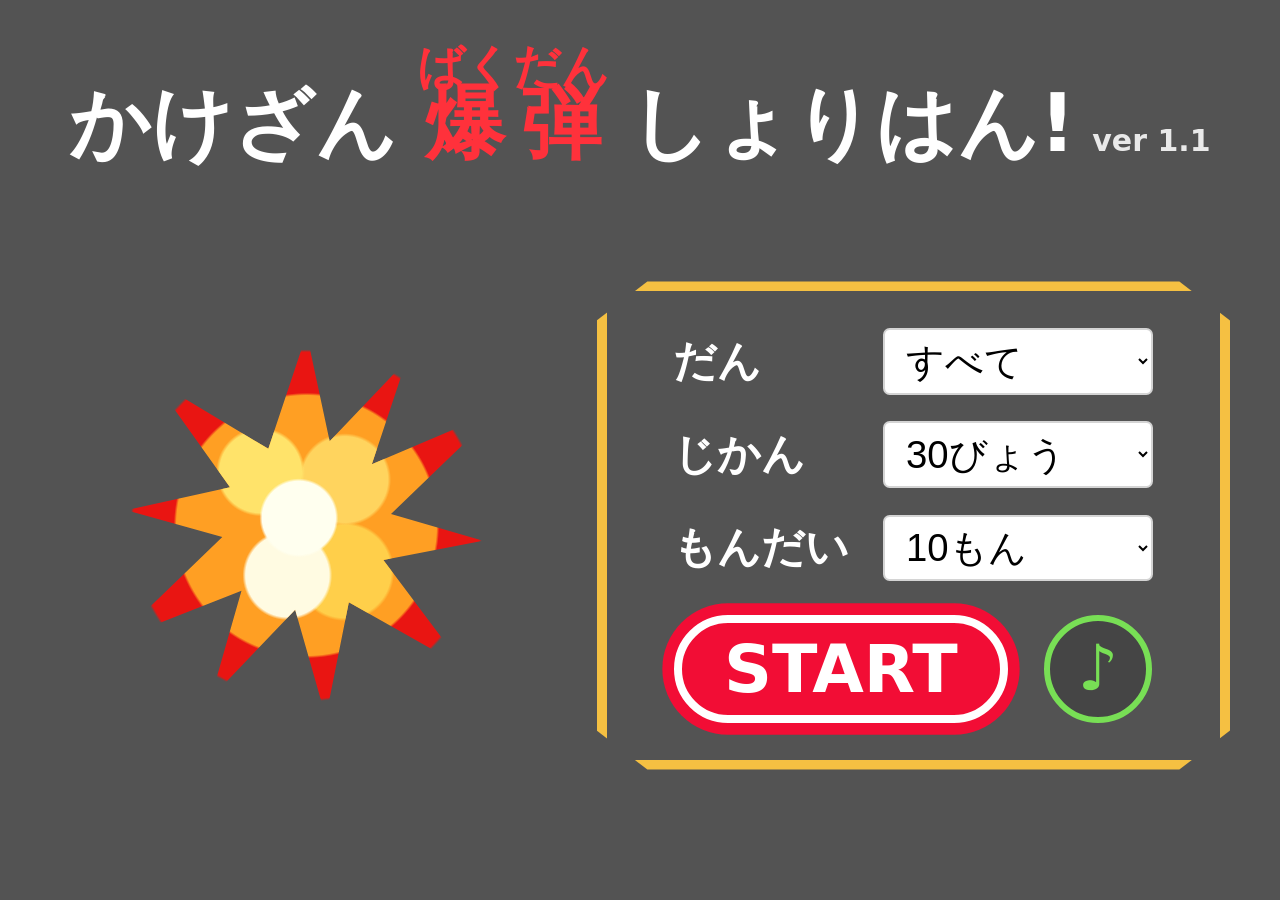
<file: index.html>
<!doctype html>
<html lang="ja">
  <head>
    <meta charset="utf-8">
    <meta name="viewport" content="width=device-width, initial-scale=1">
    <title>かけざん爆弾しょりはん</title>
    <link rel="stylesheet" href="./style.css">
  </head>
  <body>
    <main class="config-app" aria-label="ゲーム設定">
      <header class="config-title"> 
        <h1>かけざん <ruby>爆弾<rt class="title-small">ばくだん</rt></ruby> しょりはん!<small class="version">ver 1.1</small></h1>
      </header>

      <div class="config-content">
        <div class="config-explosion" aria-hidden="true"></div>

        <form id="configForm" class="config-panel">
          <label class="config-row">
            <span>だん</span>
            <select name="dan" aria-label="出題する段">
              <option value="all">すべて</option>
              <option value="1">1のだん</option>
              <option value="2">2のだん</option>
              <option value="3">3のだん</option>
              <option value="4">4のだん</option>
              <option value="5">5のだん</option>
              <option value="6">6のだん</option>
              <option value="7">7のだん</option>
              <option value="8">8のだん</option>
              <option value="9">9のだん</option>
            </select>
          </label>

          <label class="config-row">
            <span>じかん</span>
            <select name="seconds" aria-label="制限時間">
              <option value="30">30びょう</option>
              <option value="60">60びょう</option>
              <option value="90">90びょう</option>
              <option value="120">120びょう</option>
            </select>
          </label>

          <label class="config-row">
            <span>もんだい</span>
            <select name="target" aria-label="出題数">
              <option value="10">10もん</option>
              <option value="20">20もん</option>
              <option value="30">30もん</option>
            </select>
          </label>

          <div class="start-row">
            <button class="start-button" type="submit">START</button>
            <button id="soundButton" class="sound-button" type="button" aria-label="おと" aria-pressed="true">♪</button>
            <input id="soundInput" type="hidden" name="sound" value="on">
          </div>
        </form>
      </div>
    </main>

    <script>
      const SOUND_STORAGE_KEY = "kakezan-app-sound-v1";
      const soundButton = document.querySelector("#soundButton");
      const soundInput = document.querySelector("#soundInput");

      function setSound(isOn) {
        soundButton.setAttribute("aria-pressed", String(isOn));
        soundInput.value = isOn ? "on" : "off";
        try {
          window.localStorage.setItem(SOUND_STORAGE_KEY, soundInput.value);
        } catch {
          // 保存できない環境でも、この画面での切り替えは使える。
        }
      }

      let savedSound = "on";
      try {
        savedSound = window.localStorage.getItem(SOUND_STORAGE_KEY) || "on";
      } catch {}
      setSound(savedSound !== "off");

      soundButton.addEventListener("click", () => {
        setSound(soundInput.value !== "on");
      });

      document.querySelector("#configForm").addEventListener("submit", (event) => {
        event.preventDefault();
        const formData = new FormData(event.currentTarget);
        const params = new URLSearchParams(formData);
        window.location.href = `./top.html?${params.toString()}`;
      });
    </script>
  </body>
</html>
</file>
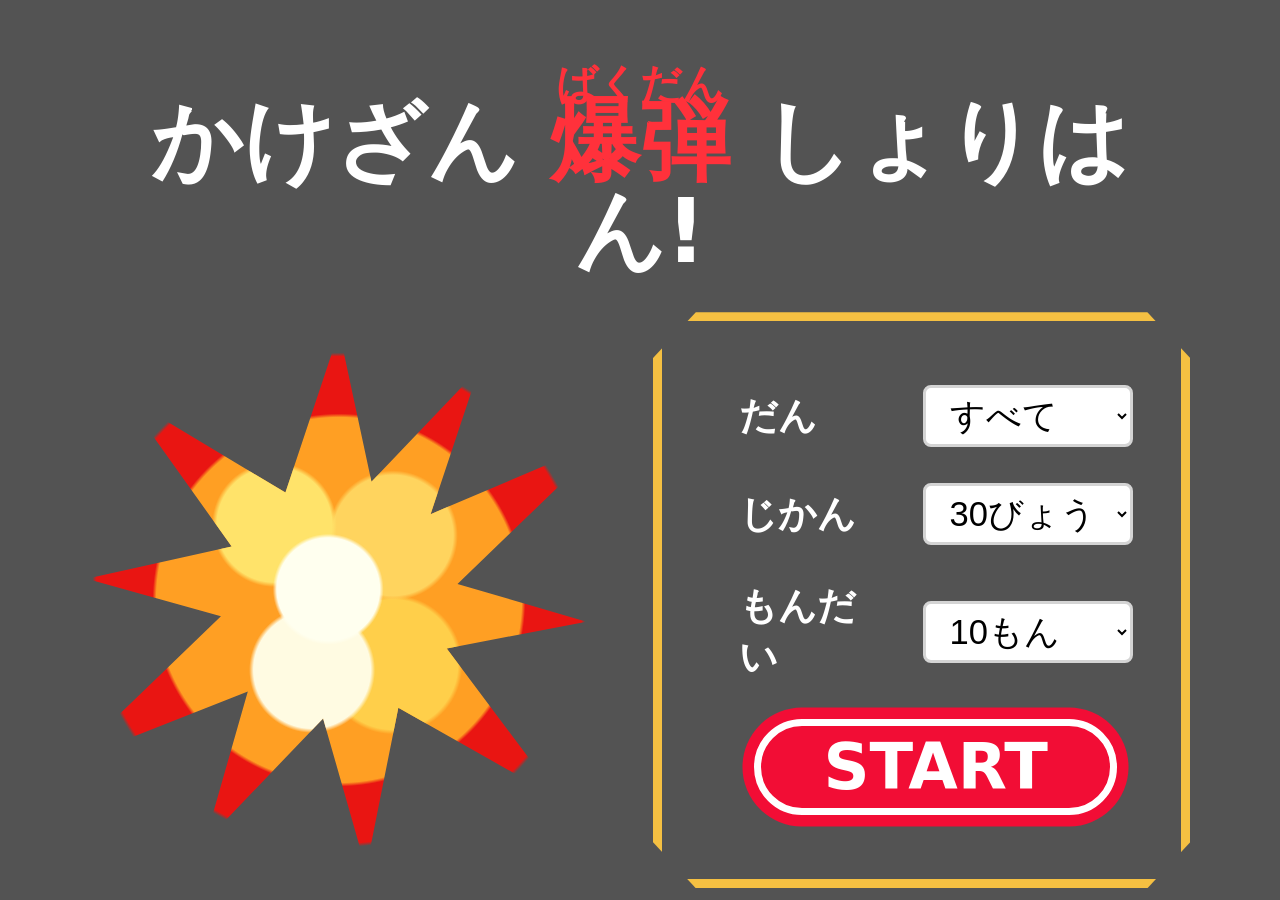
<file: sample_by_codex/index.html>
<!doctype html>
<html lang="ja">
  <head>
    <meta charset="utf-8">
    <meta name="viewport" content="width=device-width, initial-scale=1">
    <title>かけざん爆弾しょうりはん</title>
    <link rel="stylesheet" href="./style.css">
  </head>
  <body>
    <main class="config-app" aria-label="ゲーム設定">
      <header class="config-title"> 
        <div class="title-small">ばくだん</div>
        <h1>かけざん <span>爆弾</span> しょりはん!</h1>
      </header>

      <div class="config-content">
        <div class="config-explosion" aria-hidden="true"></div>

        <form id="configForm" class="config-panel">
          <label class="config-row">
            <span>だん</span>
            <select name="dan" aria-label="出題する段">
              <option value="all">すべて</option>
              <option value="1">1のだん</option>
              <option value="2">2のだん</option>
              <option value="3">3のだん</option>
              <option value="4">4のだん</option>
              <option value="5">5のだん</option>
              <option value="6">6のだん</option>
              <option value="7">7のだん</option>
              <option value="8">8のだん</option>
              <option value="9">9のだん</option>
            </select>
          </label>

          <label class="config-row">
            <span>じかん</span>
            <select name="seconds" aria-label="制限時間">
              <option value="30">30びょう</option>
              <option value="60">60びょう</option>
              <option value="90">90びょう</option>
              <option value="120">120びょう</option>
            </select>
          </label>

          <label class="config-row">
            <span>もんだい</span>
            <select name="target" aria-label="出題数">
              <option value="10">10もん</option>
              <option value="20">20もん</option>
              <option value="30">30もん</option>
            </select>
          </label>

          <button class="start-button" type="submit">START</button>
        </form>
      </div>
    </main>

    <script>
      document.querySelector("#configForm").addEventListener("submit", (event) => {
        event.preventDefault();
        const formData = new FormData(event.currentTarget);
        const params = new URLSearchParams(formData);
        window.location.href = `./game.html?${params.toString()}`;
      });
    </script>
  </body>
</html>
</file>
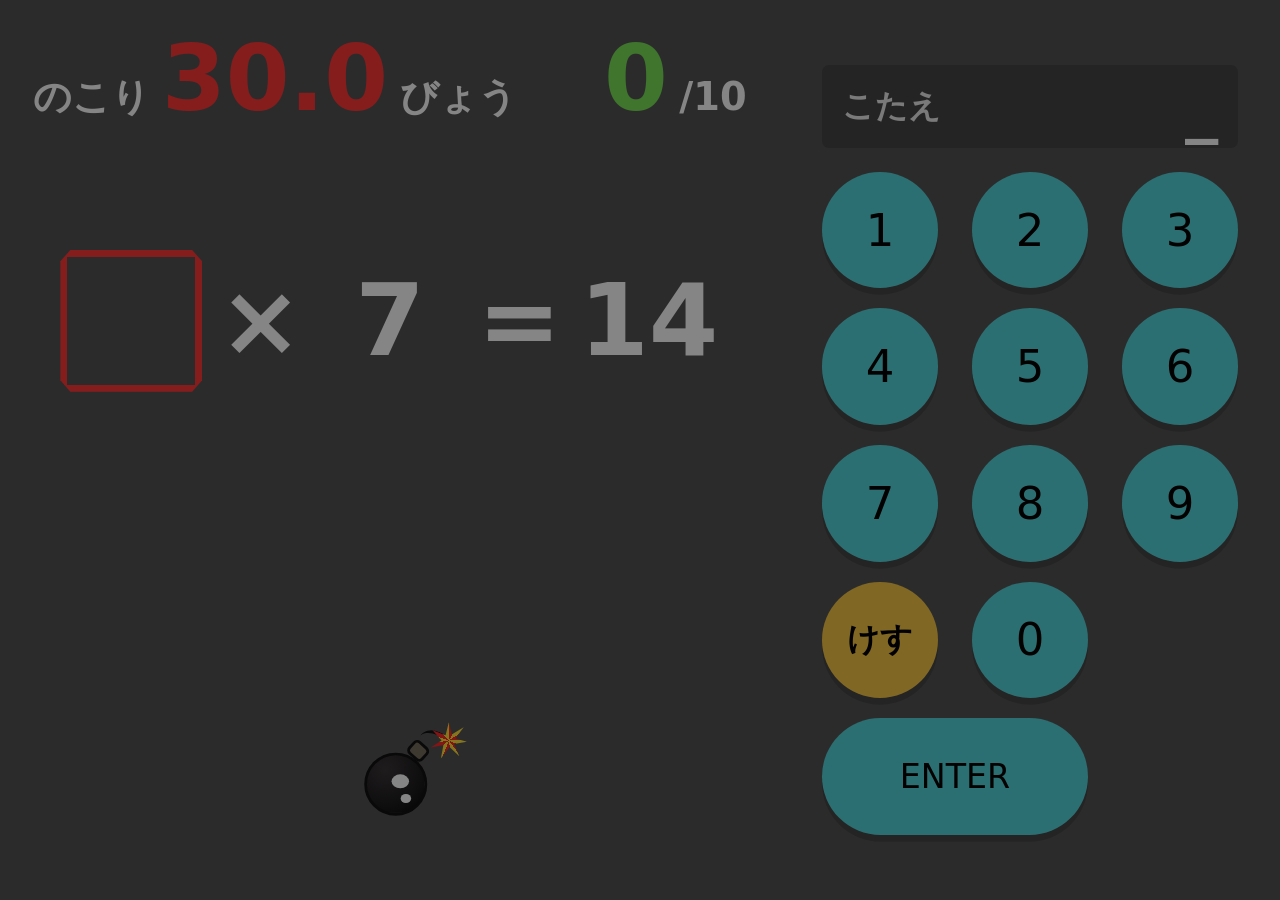
<file: kakezan.html>
<!doctype html>
<html lang="ja">
  <head>
    <meta charset="utf-8">
    <meta name="viewport" content="width=device-width, initial-scale=1">
    <title>かけざんゲーム</title>
    <link rel="stylesheet" href="./style.css">
  </head>
  <body>
    <main class="app" aria-label="かけざんチャレンジ">
      <section class="play-area">
        <header class="status-bar" aria-label="ゲームの状態">
          <div class="timer">
            <span class="label">のこり</span>
            <span id="timeLeft" class="timer-value">30.0</span>
            <span class="label">びょう</span>
          </div>
          <div class="score" aria-live="polite">
            <span id="correctCount" class="score-value">0</span>
            <span id="scoreTotal" class="score-total">/10</span>
          </div>
        </header>

        <div class="question-wrap" aria-live="polite">
          <div id="question" class="question"></div>
          <div id="feedback" class="feedback" role="status"></div>
        </div>

        <div id="bomb" class="bomb" aria-hidden="true">
          <div class="bomb-body">
            <div class="bomb-shine"></div>
            <div class="bomb-shine small"></div>
          </div>
          <div class="bomb-neck"></div>
          <div class="fuse"></div>
          <div class="spark"></div>
        </div>
      </section>

      <aside class="keypad-area" aria-label="数字入力">
        <div class="answer-panel">
          <div class="answer-label">こたえ</div>
          <div id="answerDisplay" class="answer-display" aria-live="polite">_</div>
        </div>

        <div class="keypad">
          <button class="key" type="button" data-number="1">1</button>
          <button class="key" type="button" data-number="2">2</button>
          <button class="key" type="button" data-number="3">3</button>
          <button class="key" type="button" data-number="4">4</button>
          <button class="key" type="button" data-number="5">5</button>
          <button class="key" type="button" data-number="6">6</button>
          <button class="key" type="button" data-number="7">7</button>
          <button class="key" type="button" data-number="8">8</button>
          <button class="key" type="button" data-number="9">9</button>
          <button class="key key-secondary" type="button" id="clearButton">けす</button>
          <button class="key" type="button" data-number="0">0</button>
          <button class="key key-enter" type="button" id="enterButton">ENTER</button>
        </div>
      </aside>

      <div id="resultOverlay" class="result-overlay" hidden>
        <div class="result-box">
          <p id="resultTitle" class="result-title"></p>
          <p id="resultMessage" class="result-message"></p>
          <div class="result-actions">
            <button id="retryButton" class="retry-button" type="button">もういちど</button>
            <button id="menuButton" class="menu-button" type="button">せってい</button>
          </div>
        </div>
      </div>

      <div id="countdownOverlay" class="countdown-overlay">
        <div id="countdownNumber" class="countdown-number">3</div>
      </div>
    </main>

    <script src="./script.js"></script>
  </body>
</html>
</file>
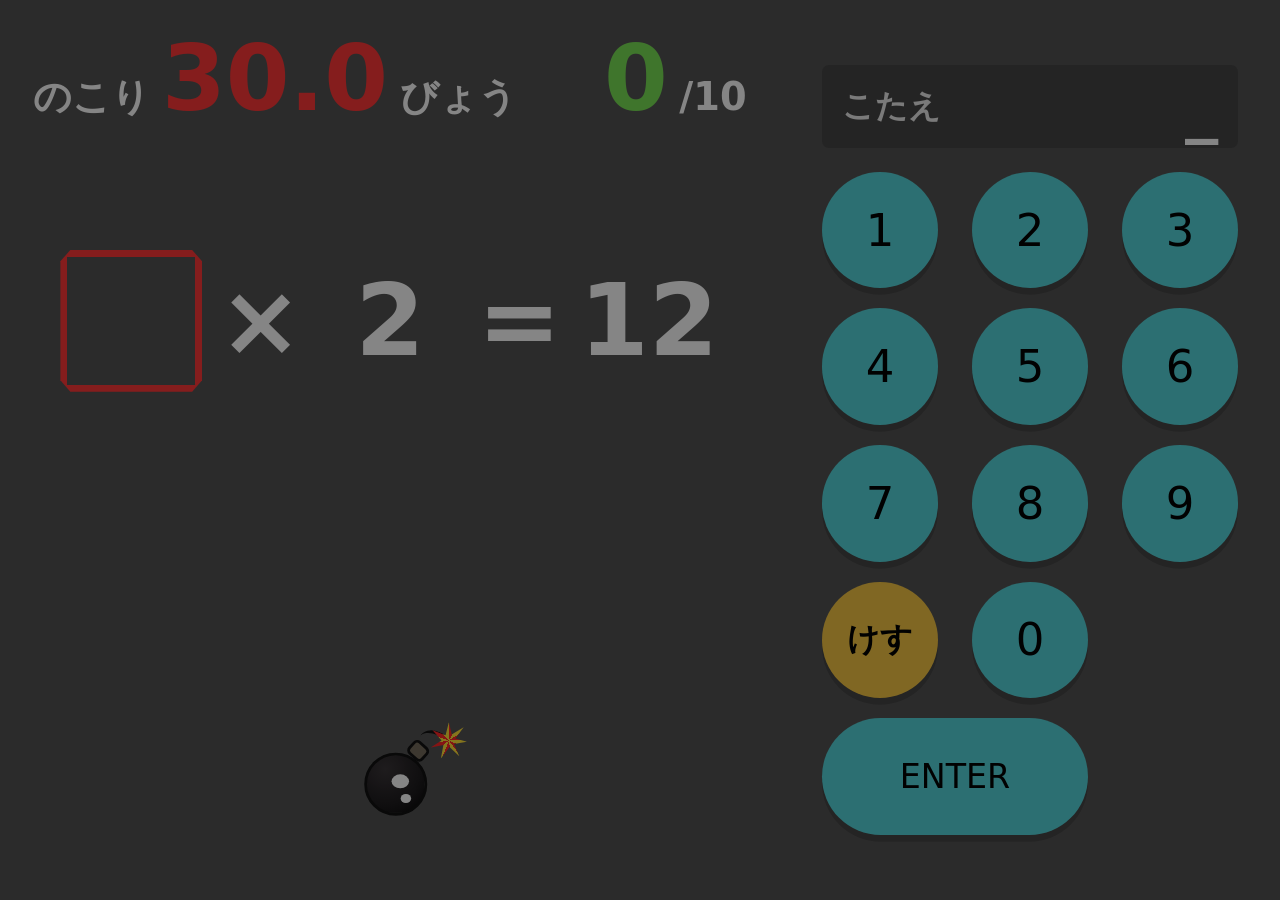
<file: top.html>
<!doctype html>
<html lang="ja">
  <head>
    <meta charset="utf-8">
    <meta name="viewport" content="width=device-width, initial-scale=1">
    <title>かけざんゲーム</title>
  </head>
  <body>
    <p><a href="./kakezan.html">ゲームをひらく</a></p>
    <script>
      window.location.replace(`./kakezan.html${window.location.search}`);
    </script>
  </body>
</html>
</file>
<file: style.css>
:root {
  --bg: #535353;
  --panel: #454545;
  --text: #ffffff;
  --muted: #e9e9e9;
  --danger: #ff3737;
  --success: #78df55;
  --key: #55d4d9;
  --key-active: #91eef2;
  --key-secondary: #f5c542;

  /*
   * 1920x1080 のデザインでの 1px にあたる長さ。
   * ブラウザのアドレスバーなどで表示領域が狭くなっても、
   * 幅と高さの両方に収まるように全体を拡大縮小する。
   */
  --vh: 100vh;
  --px: min(calc(100vw / 1920), calc(var(--vh) / 1080));
}

/* Android のブラウザではアドレスバーの分を除いた高さ (dvh) を使う */
@supports (height: 100dvh) {
  :root {
    --vh: 100dvh;
  }
}

* {
  box-sizing: border-box;
}

html,
body {
  width: 100%;
  height: var(--vh);
}

body {
  margin: 0;
  background: var(--bg);
  color: var(--text);
  font-family: "Hiragino Maru Gothic ProN", "Yu Gothic", "Meiryo", system-ui, sans-serif;
  overflow: hidden;
  overscroll-behavior: none;
  touch-action: manipulation;
  user-select: none;
}

button {
  font: inherit;
}

/* ===== ゲーム画面 ===== */

.app {
  position: relative;
  display: grid;
  grid-template-columns: minmax(0, 1fr) calc(var(--px) * 690);
  width: 100vw;
  height: var(--vh);
  background: var(--bg);
}

.play-area {
  position: relative;
  min-width: 0;
  padding: calc(var(--px) * 64);
}

.status-bar {
  display: flex;
  justify-content: space-between;
  align-items: flex-start;
  gap: calc(var(--px) * 36);
}

.timer {
  display: flex;
  align-items: baseline;
  gap: calc(var(--px) * 20);
  white-space: nowrap;
}

.label {
  color: var(--text);
  font-size: calc(var(--px) * 60);
  font-weight: 800;
}

.timer-value {
  color: var(--danger);
  font-size: calc(var(--px) * 140);
  font-weight: 900;
  line-height: 0.85;
  font-variant-numeric: tabular-nums;
}

.score {
  display: flex;
  align-items: baseline;
  white-space: nowrap;
}

.score-value {
  color: var(--success);
  font-size: calc(var(--px) * 140);
  font-weight: 900;
  line-height: 0.85;
  font-variant-numeric: tabular-nums;
}

.score-total {
  color: var(--text);
  font-size: calc(var(--px) * 60);
  font-weight: 700;
  margin-left: calc(var(--px) * 14);
}

.question-wrap {
  position: absolute;
  left: calc(var(--px) * 48);
  right: calc(var(--px) * 48);
  top: calc(var(--px) * 300);
}

.question {
  display: flex;
  align-items: center;
  justify-content: center;
  gap: calc(var(--px) * 32);
  color: var(--text);
  font-size: calc(var(--px) * 140);
  font-weight: 800;
  line-height: 1;
}

.blank,
.term {
  display: inline-flex;
  align-items: center;
  justify-content: center;
  min-width: calc(var(--px) * 200);
  height: calc(var(--px) * 200);
  font-variant-numeric: tabular-nums;
}

.blank {
  border: calc(var(--px) * 9) solid var(--danger);
  clip-path: polygon(7% 0, 93% 0, 100% 8%, 100% 92%, 93% 100%, 7% 100%, 0 92%, 0 8%);
}

.feedback {
  min-height: calc(var(--px) * 64);
  margin-top: calc(var(--px) * 20);
  text-align: center;
  font-size: calc(var(--px) * 56);
  font-weight: 900;
}

.feedback.correct {
  color: var(--success);
}

.feedback.wrong {
  color: #ffd24d;
}

.bomb {
  position: absolute;
  left: 43%;
  bottom: calc(var(--px) * 90);
  width: calc(var(--px) * 150);
  height: calc(var(--px) * 150);
  transform: scale(var(--bomb-scale, 1));
  transform-origin: 50% 75%;
  transition: transform 120ms linear;
}

.bomb.warning {
  animation: shake 0.16s infinite alternate;
}

.bomb.exploded {
  animation: explode 0.55s ease-out forwards;
}

.bomb-body {
  position: absolute;
  left: calc(var(--px) * 18);
  bottom: 0;
  width: calc(var(--px) * 108);
  height: calc(var(--px) * 108);
  border: calc(var(--px) * 5) solid #111;
  border-radius: 50%;
  background: radial-gradient(circle at 32% 24%, #3a3538, #1d1b1d 62%, #050505 100%);
}

.bomb-neck {
  position: absolute;
  left: calc(var(--px) * 93);
  top: calc(var(--px) * 24);
  width: calc(var(--px) * 34);
  height: calc(var(--px) * 30);
  border: calc(var(--px) * 5) solid #111;
  border-radius: calc(var(--px) * 9);
  background: #756b5b;
  transform: rotate(42deg);
}

.fuse {
  position: absolute;
  left: calc(var(--px) * 111);
  top: calc(var(--px) * 5);
  width: calc(var(--px) * 54);
  height: calc(var(--px) * 40);
  border-top: calc(var(--px) * 7) solid #111;
  border-radius: 50%;
  transform: rotate(22deg);
}

.spark {
  position: absolute;
  left: calc(var(--px) * 132);
  top: calc(var(--px) * -10);
  width: calc(var(--px) * 62);
  height: calc(var(--px) * 62);
  background: conic-gradient(#ff2626 0 8%, #ffdf38 8% 16%, #ff2626 16% 24%, #ffdf38 24% 32%, #ff2626 32% 40%, #ffdf38 40% 48%, #ff2626 48% 56%, #ffdf38 56% 64%, #ff2626 64% 72%, #ffdf38 72% 80%, #ff2626 80% 88%, #ffdf38 88% 100%);
  clip-path: polygon(50% 0, 58% 34%, 91% 14%, 68% 45%, 100% 54%, 64% 60%, 79% 94%, 52% 68%, 28% 100%, 35% 63%, 0 70%, 30% 50%, 5% 22%, 41% 36%);
  animation: spark 0.12s infinite alternate;
}

.bomb-shine {
  position: absolute;
  right: calc(var(--px) * 26);
  top: calc(var(--px) * 32);
  width: calc(var(--px) * 30);
  height: calc(var(--px) * 24);
  border-radius: 50%;
  background: #fff;
}

.bomb-shine.small {
  right: calc(var(--px) * 23);
  top: calc(var(--px) * 66);
  width: calc(var(--px) * 18);
  height: calc(var(--px) * 16);
}

.keypad-area {
  display: flex;
  flex-direction: column;
  justify-content: center;
  align-items: center;
  gap: calc(var(--px) * 28);
  padding: calc(var(--px) * 40) calc(var(--px) * 80);
}

.answer-panel {
  display: flex;
  justify-content: space-between;
  align-items: center;
  gap: calc(var(--px) * 22);
  width: calc(var(--px) * 530);
  height: calc(var(--px) * 100);
  padding: 0 calc(var(--px) * 24);
  border-radius: calc(var(--px) * 8);
  background: var(--panel);
}

.answer-label {
  color: var(--muted);
  font-size: calc(var(--px) * 38);
  font-weight: 800;
}

.answer-display {
  min-width: 0;
  color: var(--text);
  text-align: right;
  font-size: calc(var(--px) * 80);
  font-weight: 900;
  line-height: 1;
  font-variant-numeric: tabular-nums;
}

.keypad {
  display: grid;
  grid-template-columns: repeat(3, calc(var(--px) * 140));
  grid-auto-rows: calc(var(--px) * 140);
  gap: calc(var(--px) * 24) calc(var(--px) * 40);
}

.key {
  border: 0;
  border-radius: 50%;
  background: var(--key);
  color: #020202;
  font-size: calc(var(--px) * 54);
  font-weight: 500;
  cursor: pointer;
  box-shadow: 0 calc(var(--px) * 8) 0 rgba(0, 0, 0, 0.18);
}

.key:active {
  background: var(--key-active);
  transform: translateY(calc(var(--px) * 5));
  box-shadow: 0 calc(var(--px) * 3) 0 rgba(0, 0, 0, 0.18);
}

.key-secondary {
  background: var(--key-secondary);
  font-size: calc(var(--px) * 38);
  font-weight: 800;
}

.key-enter {
  grid-column: span 2;
  border-radius: 999px;
  font-size: calc(var(--px) * 40);
}

/* ===== 結果・カウントダウン ===== */

.result-overlay {
  position: absolute;
  inset: 0;
  display: grid;
  place-items: center;
  background: rgba(0, 0, 0, 0.62);
  z-index: 10;
}

.result-overlay[hidden] {
  display: none;
}

.result-box {
  width: calc(var(--px) * 760);
  padding: calc(var(--px) * 52) calc(var(--px) * 58);
  border-radius: calc(var(--px) * 8);
  background: #fff;
  color: #222;
  text-align: center;
}

.result-title {
  margin: 0 0 calc(var(--px) * 20);
  font-size: calc(var(--px) * 104);
  font-weight: 900;
}

.result-message {
  margin: 0 0 calc(var(--px) * 36);
  font-size: calc(var(--px) * 46);
  font-weight: 800;
}

.result-actions {
  display: flex;
  justify-content: center;
  gap: calc(var(--px) * 24);
}

.retry-button,
.menu-button {
  min-height: calc(var(--px) * 92);
  border: 0;
  border-radius: 999px;
  color: #111;
  font-size: calc(var(--px) * 42);
  font-weight: 900;
  cursor: pointer;
}

.retry-button {
  min-width: calc(var(--px) * 260);
  background: var(--key);
}

.menu-button {
  min-width: calc(var(--px) * 220);
  background: #ececec;
}

.countdown-overlay {
  position: absolute;
  inset: 0;
  display: grid;
  place-items: center;
  background: rgba(0, 0, 0, 0.48);
  z-index: 8;
}

.countdown-overlay[hidden] {
  display: none;
}

.countdown-number {
  color: #ff0000;
  font-size: calc(var(--px) * 320);
  font-weight: 900;
  line-height: 1;
  text-shadow: 0 calc(var(--px) * 10) 0 rgba(0, 0, 0, 0.22);
  animation: countdown-pop 0.7s ease-out both;
}

/* ===== 設定画面 ===== */

.config-app {
  display: flex;
  flex-direction: column;
  width: 100vw;
  height: var(--vh);
  padding: calc(var(--px) * 48) calc(var(--px) * 100);
  background: var(--bg);
  color: var(--text);
  overflow: hidden;
}

.config-title {
  text-align: center;
  line-height: 1;
}

.config-title h1 {
  margin: 0;
  font-size: calc(var(--px) * 120);
  font-weight: 900;
  letter-spacing: 0;
}

.config-title ruby,
.title-small {
  color: #ff313b;
}

.title-small {
  margin-bottom: calc(var(--px) * -8);
  font-size: calc(var(--px) * 56);
  font-weight: 900;
}

.version {
  margin-left: calc(var(--px) * 20);
  color: var(--muted);
  font-size: calc(var(--px) * 36);
  font-weight: 700;
}

/* ふりがなを「爆弾」の中央にそろえる */
.config-title rt {
  ruby-align: center;
  text-align: center;
}

.config-content {
  flex: 1;
  min-height: 0;
  display: grid;
  grid-template-columns: minmax(0, 1fr) calc(var(--px) * 820);
  align-items: center;
  gap: calc(var(--px) * 80);
  padding-top: calc(var(--px) * 32);
}

.config-explosion {
  width: calc(var(--px) * 600);
  aspect-ratio: 1;
  justify-self: center;
  background:
    radial-gradient(circle at 48% 48%, #ffffef 0 13%, transparent 14%),
    radial-gradient(circle at 38% 36%, #ffe36a 0 12%, transparent 13%),
    radial-gradient(circle at 60% 38%, #ffd45e 0 13%, transparent 14%),
    radial-gradient(circle at 45% 63%, #fffbe2 0 13%, transparent 14%),
    radial-gradient(circle at 60% 62%, #ffcf4a 0 14%, transparent 15%),
    radial-gradient(circle, #ff9f23 0 48%, #e91512 49% 64%, transparent 65%);
  clip-path: polygon(50% 0, 56% 28%, 76% 7%, 67% 34%, 100% 20%, 72% 47%, 96% 54%, 70% 59%, 91% 87%, 61% 70%, 55% 100%, 47% 72%, 25% 95%, 33% 67%, 0 80%, 28% 53%, 3% 46%, 30% 40%, 10% 12%, 40% 30%);
}

.config-panel {
  display: grid;
  gap: calc(var(--px) * 32);
  padding: calc(var(--px) * 44) calc(var(--px) * 80);
  border: calc(var(--px) * 12) solid #f5c042;
  clip-path: polygon(8% 0, 92% 0, 100% 8%, 100% 92%, 92% 100%, 8% 100%, 0 92%, 0 8%);
}

.config-row {
  display: grid;
  grid-template-columns: calc(var(--px) * 220) 1fr;
  align-items: center;
  gap: calc(var(--px) * 32);
  font-size: calc(var(--px) * 52);
  font-weight: 800;
}

.config-row select {
  width: 100%;
  height: calc(var(--px) * 80);
  border: calc(var(--px) * 3) solid #d4d4d4;
  border-radius: calc(var(--px) * 8);
  background: #fff;
  color: #000;
  padding: 0 calc(var(--px) * 20);
  font-size: calc(var(--px) * 46);
  font-weight: 500;
}

.start-row {
  display: flex;
  justify-content: center;
  align-items: center;
  gap: calc(var(--px) * 44);
}

.start-button {
  width: calc(var(--px) * 400);
  height: calc(var(--px) * 130);
  margin-top: calc(var(--px) * 8);
  border: calc(var(--px) * 10) solid #fff;
  border-radius: 999px;
  background: #f20d35;
  color: #fff;
  font-size: calc(var(--px) * 80);
  font-weight: 900;
  cursor: pointer;
  box-shadow: 0 0 0 calc(var(--px) * 14) #f20d35;
}

.sound-button {
  width: calc(var(--px) * 130);
  height: calc(var(--px) * 130);
  margin-top: calc(var(--px) * 8);
  border: calc(var(--px) * 8) solid currentColor;
  border-radius: 50%;
  background: var(--panel);
  color: #9a9a9a;
  font-size: calc(var(--px) * 76);
  font-weight: 900;
  line-height: 1;
  cursor: pointer;
}

.sound-button[aria-pressed="true"] {
  color: var(--success);
}

/* ===== 横向きタブレット（4:3〜16:10） ===== */

/*
 * 電子黒板 (16:9) より縦に長い横向きの画面では 1440x1080 を基準にし、
 * 高さいっぱいに表示する。
 */
@media (min-aspect-ratio: 1/1) and (max-aspect-ratio: 16/10) {
  :root {
    --px: min(calc(100vw / 1440), calc(var(--vh) / 1080));
  }

  .app {
    grid-template-columns: minmax(0, 1fr) calc(var(--px) * 600);
  }

  .play-area {
    padding: calc(var(--px) * 48) calc(var(--px) * 40);
  }

  .status-bar {
    gap: calc(var(--px) * 24);
  }

  .timer {
    gap: calc(var(--px) * 14);
  }

  .label,
  .score-total {
    font-size: calc(var(--px) * 46);
  }

  .timer-value,
  .score-value {
    font-size: calc(var(--px) * 110);
  }

  .question-wrap {
    left: calc(var(--px) * 24);
    right: calc(var(--px) * 24);
  }

  .question {
    gap: calc(var(--px) * 20);
    font-size: calc(var(--px) * 120);
  }

  .blank,
  .term {
    min-width: calc(var(--px) * 170);
    height: calc(var(--px) * 170);
  }

  .keypad-area {
    padding: calc(var(--px) * 40) calc(var(--px) * 50);
  }

  .answer-panel {
    width: calc(var(--px) * 500);
  }

  .config-app {
    padding: calc(var(--px) * 48) calc(var(--px) * 60);
  }

  .config-title h1 {
    font-size: calc(var(--px) * 96);
  }

  .config-content {
    grid-template-columns: minmax(0, 1fr) calc(var(--px) * 760);
    gap: calc(var(--px) * 40);
  }

  .config-explosion {
    width: calc(var(--px) * 460);
  }
}

/* ===== 縦向き（タブレット） ===== */

/*
 * 縦長の画面では 1080x1920 のデザインを基準にし、
 * 問題を上、テンキーを下に並べる。
 */
@media (max-aspect-ratio: 1/1) {
  :root {
    --px: min(calc(100vw / 1080), calc(var(--vh) / 1920));
  }

  .app {
    grid-template-columns: minmax(0, 1fr);
    grid-template-rows: minmax(0, 1fr) auto;
  }

  .keypad-area {
    padding-bottom: calc(var(--px) * 80);
  }

  .config-content {
    grid-template-columns: minmax(0, 1fr);
    grid-template-rows: auto auto;
    align-content: center;
    justify-items: center;
    gap: calc(var(--px) * 60);
  }

  .config-app {
    padding-left: calc(var(--px) * 40);
    padding-right: calc(var(--px) * 40);
  }

  .config-title h1 {
    font-size: calc(var(--px) * 84);
    white-space: nowrap;
  }

  .version {
    display: block;
    margin: calc(var(--px) * 12) 0 0;
  }

  .config-explosion {
    width: calc(var(--px) * 480);
  }

  .config-panel {
    width: calc(var(--px) * 820);
  }
}

/* ===== アニメーション ===== */

@keyframes shake {
  from {
    rotate: -3deg;
  }

  to {
    rotate: 3deg;
  }
}

@keyframes spark {
  from {
    transform: scale(0.92) rotate(-8deg);
  }

  to {
    transform: scale(1.08) rotate(8deg);
  }
}

@keyframes explode {
  0% {
    opacity: 1;
    transform: scale(var(--bomb-scale, 1));
    filter: brightness(1);
  }

  55% {
    opacity: 1;
    transform: scale(2.4);
    filter: brightness(3);
  }

  100% {
    opacity: 0;
    transform: scale(3.2);
    filter: brightness(4);
  }
}

@keyframes countdown-pop {
  0% {
    opacity: 0;
    transform: scale(0.45);
  }

  20% {
    opacity: 1;
    transform: scale(1.08);
  }

  100% {
    opacity: 0;
    transform: scale(0.9);
  }
}
</file>
<file: sample_by_codex/style.css>
:root {
  --bg: #535353;
  --panel: #454545;
  --text: #ffffff;
  --muted: #e9e9e9;
  --danger: #ff3737;
  --success: #78df55;
  --key: #55d4d9;
  --key-active: #91eef2;
  --key-secondary: #f5c542;
}

* {
  box-sizing: border-box;
}

html,
body {
  width: 100%;
  height: 100%;
}

body {
  margin: 0;
  background: var(--bg);
  color: var(--text);
  font-family: "Hiragino Maru Gothic ProN", "Yu Gothic", "Meiryo", system-ui, sans-serif;
  overflow: hidden;
  touch-action: manipulation;
  user-select: none;
}

button {
  font: inherit;
}

.app {
  position: relative;
  display: grid;
  grid-template-columns: minmax(0, 1fr) minmax(360px, 36vw);
  width: 100vw;
  height: 100vh;
  min-width: 900px;
  min-height: 560px;
  background: var(--bg);
}

.play-area {
  position: relative;
  min-width: 0;
  padding: clamp(32px, 4vw, 76px);
}

.status-bar {
  display: grid;
  grid-template-columns: 1fr auto;
  align-items: start;
  gap: 36px;
}

.timer {
  display: flex;
  align-items: baseline;
  gap: clamp(10px, 1.2vw, 22px);
  white-space: nowrap;
}

.label {
  color: var(--text);
  font-size: clamp(34px, 4.4vw, 74px);
  font-weight: 800;
}

.timer-value {
  color: var(--danger);
  font-size: clamp(68px, 8.2vw, 156px);
  font-weight: 900;
  line-height: 0.85;
  font-variant-numeric: tabular-nums;
}

.score {
  display: flex;
  align-items: baseline;
  justify-content: flex-end;
  min-width: 220px;
  padding-right: 22px;
  white-space: nowrap;
}

.score-value {
  color: var(--success);
  font-size: clamp(68px, 8.2vw, 156px);
  font-weight: 900;
  line-height: 0.85;
  font-variant-numeric: tabular-nums;
}

.score-total {
  color: var(--text);
  font-size: clamp(34px, 4.2vw, 74px);
  font-weight: 700;
  margin-left: 14px;
}

.question-wrap {
  position: absolute;
  left: clamp(56px, 8vw, 160px);
  right: clamp(30px, 4vw, 80px);
  top: 34%;
}

.question {
  display: flex;
  align-items: center;
  justify-content: center;
  gap: clamp(20px, 3vw, 58px);
  min-height: 180px;
  color: var(--text);
  font-size: clamp(76px, 9vw, 166px);
  font-weight: 800;
  line-height: 1;
}

.blank,
.term {
  display: inline-flex;
  align-items: center;
  justify-content: center;
  min-width: clamp(132px, 15vw, 280px);
  height: clamp(122px, 13vw, 250px);
  font-variant-numeric: tabular-nums;
}

.blank {
  border: clamp(5px, 0.45vw, 9px) solid var(--danger);
  clip-path: polygon(7% 0, 93% 0, 100% 8%, 100% 92%, 93% 100%, 7% 100%, 0 92%, 0 8%);
}

.operator {
  min-width: 0;
}

.feedback {
  min-height: 64px;
  margin-top: 24px;
  text-align: center;
  font-size: clamp(30px, 3vw, 56px);
  font-weight: 900;
}

.feedback.correct {
  color: var(--success);
}

.feedback.wrong {
  color: #ffd24d;
}

.bomb {
  position: absolute;
  left: 43%;
  bottom: clamp(70px, 10vh, 150px);
  width: 150px;
  height: 150px;
  transform: scale(var(--bomb-scale, 1));
  transform-origin: 50% 75%;
  transition: transform 120ms linear;
}

.bomb.warning {
  animation: shake 0.16s infinite alternate;
}

.bomb.exploded {
  animation: explode 0.55s ease-out forwards;
}

.bomb-body {
  position: absolute;
  left: 18px;
  bottom: 0;
  width: 108px;
  height: 108px;
  border: 5px solid #111;
  border-radius: 50%;
  background: radial-gradient(circle at 32% 24%, #3a3538, #1d1b1d 62%, #050505 100%);
}

.bomb-neck {
  position: absolute;
  left: 93px;
  top: 24px;
  width: 34px;
  height: 30px;
  border: 5px solid #111;
  border-radius: 9px;
  background: #756b5b;
  transform: rotate(42deg);
}

.fuse {
  position: absolute;
  left: 111px;
  top: 5px;
  width: 54px;
  height: 40px;
  border-top: 7px solid #111;
  border-radius: 50%;
  transform: rotate(22deg);
}

.spark {
  position: absolute;
  left: 132px;
  top: -10px;
  width: 62px;
  height: 62px;
  background: conic-gradient(#ff2626 0 8%, #ffdf38 8% 16%, #ff2626 16% 24%, #ffdf38 24% 32%, #ff2626 32% 40%, #ffdf38 40% 48%, #ff2626 48% 56%, #ffdf38 56% 64%, #ff2626 64% 72%, #ffdf38 72% 80%, #ff2626 80% 88%, #ffdf38 88% 100%);
  clip-path: polygon(50% 0, 58% 34%, 91% 14%, 68% 45%, 100% 54%, 64% 60%, 79% 94%, 52% 68%, 28% 100%, 35% 63%, 0 70%, 30% 50%, 5% 22%, 41% 36%);
  animation: spark 0.12s infinite alternate;
}

.bomb-shine {
  position: absolute;
  right: 26px;
  top: 32px;
  width: 30px;
  height: 24px;
  border-radius: 50%;
  background: #fff;
}

.bomb-shine.small {
  right: 23px;
  top: 66px;
  width: 18px;
  height: 16px;
}

.keypad-area {
  display: grid;
  grid-template-rows: auto 1fr;
  gap: clamp(24px, 3vh, 46px);
  align-content: center;
  padding: clamp(34px, 4vw, 76px) clamp(46px, 5vw, 100px) clamp(46px, 5vw, 92px);
}

.answer-panel {
  display: grid;
  grid-template-columns: auto minmax(120px, 1fr);
  align-items: center;
  gap: 22px;
  min-height: 94px;
  padding: 14px 24px;
  border-radius: 8px;
  background: var(--panel);
}

.answer-label {
  color: var(--muted);
  font-size: clamp(24px, 2vw, 38px);
  font-weight: 800;
}

.answer-display {
  min-width: 0;
  color: var(--text);
  text-align: right;
  font-size: clamp(44px, 4.8vw, 86px);
  font-weight: 900;
  line-height: 1;
  font-variant-numeric: tabular-nums;
}

.keypad {
  display: grid;
  grid-template-columns: repeat(3, minmax(86px, 1fr));
  gap: clamp(20px, 3vh, 42px) clamp(20px, 2.7vw, 54px);
  align-content: center;
}

.key {
  aspect-ratio: 1;
  border: 0;
  border-radius: 50%;
  background: var(--key);
  color: #020202;
  font-size: clamp(28px, 2.8vw, 54px);
  font-weight: 500;
  cursor: pointer;
  box-shadow: 0 8px 0 rgba(0, 0, 0, 0.18);
}

.key:active {
  background: var(--key-active);
  transform: translateY(5px);
  box-shadow: 0 3px 0 rgba(0, 0, 0, 0.18);
}

.key-secondary {
  background: var(--key-secondary);
  font-size: clamp(22px, 2vw, 38px);
  font-weight: 800;
}

.key-enter {
  grid-column: span 2;
  aspect-ratio: auto;
  border-radius: 999px;
  font-size: clamp(22px, 2.1vw, 40px);
}

.result-overlay {
  position: absolute;
  inset: 0;
  display: grid;
  place-items: center;
  background: rgba(0, 0, 0, 0.62);
  z-index: 10;
}

.result-overlay[hidden] {
  display: none;
}

.result-box {
  width: min(760px, 82vw);
  padding: 52px 58px;
  border-radius: 8px;
  background: #fff;
  color: #222;
  text-align: center;
}

.result-title {
  margin: 0 0 20px;
  font-size: clamp(54px, 6vw, 104px);
  font-weight: 900;
}

.result-message {
  margin: 0 0 36px;
  font-size: clamp(26px, 2.6vw, 46px);
  font-weight: 800;
}

.retry-button {
  min-width: 260px;
  min-height: 92px;
  border: 0;
  border-radius: 999px;
  background: var(--key);
  color: #111;
  font-size: clamp(26px, 2.4vw, 42px);
  font-weight: 900;
  cursor: pointer;
}

.result-actions {
  display: flex;
  justify-content: center;
  gap: 24px;
  flex-wrap: wrap;
}

.menu-button {
  min-width: 220px;
  min-height: 92px;
  border: 0;
  border-radius: 999px;
  background: #ececec;
  color: #111;
  font-size: clamp(26px, 2.4vw, 42px);
  font-weight: 900;
  cursor: pointer;
}

.countdown-overlay {
  position: absolute;
  inset: 0;
  display: grid;
  place-items: center;
  background: rgba(0, 0, 0, 0.48);
  z-index: 8;
}

.countdown-overlay[hidden] {
  display: none;
}

.countdown-number {
  color: #ff0000;
  font-size: clamp(130px, 18vw, 320px);
  font-weight: 900;
  line-height: 1;
  text-shadow: 0 10px 0 rgba(0, 0, 0, 0.22);
  animation: countdown-pop 0.7s ease-out both;
}

.config-app {
  width: 100vw;
  height: 100vh;
  min-width: 900px;
  min-height: 560px;
  padding: clamp(40px, 5vw, 92px) clamp(58px, 7vw, 136px);
  background: var(--bg);
  color: var(--text);
  overflow: hidden;
}

.config-title {
  text-align: center;
  line-height: 1;
}

.config-title h1 {
  margin: 0;
  font-size: clamp(50px, 7vw, 138px);
  font-weight: 900;
  letter-spacing: 0;
}

.config-title span,
.title-small {
  color: #ff313b;
}

.title-small {
  margin-bottom: -8px;
  font-size: clamp(34px, 3.2vw, 64px);
  font-weight: 900;
}

.config-content {
  display: grid;
  grid-template-columns: minmax(360px, 1fr) minmax(460px, 42vw);
  align-items: center;
  gap: clamp(44px, 5vw, 96px);
  height: calc(100% - clamp(138px, 14vw, 250px));
  padding-top: clamp(28px, 4vh, 68px);
}

.config-explosion {
  width: min(42vw, 650px);
  aspect-ratio: 1;
  justify-self: center;
  background:
    radial-gradient(circle at 48% 48%, #ffffef 0 13%, transparent 14%),
    radial-gradient(circle at 38% 36%, #ffe36a 0 12%, transparent 13%),
    radial-gradient(circle at 60% 38%, #ffd45e 0 13%, transparent 14%),
    radial-gradient(circle at 45% 63%, #fffbe2 0 13%, transparent 14%),
    radial-gradient(circle at 60% 62%, #ffcf4a 0 14%, transparent 15%),
    radial-gradient(circle, #ff9f23 0 48%, #e91512 49% 64%, transparent 65%);
  clip-path: polygon(50% 0, 56% 28%, 76% 7%, 67% 34%, 100% 20%, 72% 47%, 96% 54%, 70% 59%, 91% 87%, 61% 70%, 55% 100%, 47% 72%, 25% 95%, 33% 67%, 0 80%, 28% 53%, 3% 46%, 30% 40%, 10% 12%, 40% 30%);
}

.config-panel {
  display: grid;
  gap: clamp(26px, 4vh, 54px);
  padding: clamp(48px, 5vw, 88px) clamp(58px, 6vw, 100px);
  border: clamp(8px, 0.75vw, 14px) solid #f5c042;
  clip-path: polygon(8% 0, 92% 0, 100% 8%, 100% 92%, 92% 100%, 8% 100%, 0 92%, 0 8%);
}

.config-row {
  display: grid;
  grid-template-columns: minmax(150px, 1fr) minmax(210px, 1fr);
  align-items: center;
  gap: 34px;
  font-size: clamp(34px, 3vw, 58px);
  font-weight: 800;
}

.config-row select {
  width: 100%;
  min-height: clamp(62px, 6vh, 82px);
  border: 3px solid #d4d4d4;
  border-radius: 8px;
  background: #fff;
  color: #000;
  padding: 0 20px;
  font-size: clamp(30px, 2.7vw, 52px);
  font-weight: 500;
}

.start-button {
  justify-self: center;
  width: min(92%, 450px);
  min-height: clamp(96px, 10vh, 150px);
  border: clamp(7px, 0.6vw, 11px) solid #fff;
  border-radius: 999px;
  background: #f20d35;
  color: #fff;
  font-size: clamp(54px, 5vw, 92px);
  font-weight: 900;
  cursor: pointer;
  box-shadow: 0 0 0 clamp(9px, 0.9vw, 16px) #f20d35;
}

@keyframes shake {
  from {
    rotate: -3deg;
  }

  to {
    rotate: 3deg;
  }
}

@keyframes spark {
  from {
    transform: scale(0.92) rotate(-8deg);
  }

  to {
    transform: scale(1.08) rotate(8deg);
  }
}

@keyframes explode {
  0% {
    opacity: 1;
    transform: scale(var(--bomb-scale, 1));
    filter: brightness(1);
  }

  55% {
    opacity: 1;
    transform: scale(2.4);
    filter: brightness(3);
  }

  100% {
    opacity: 0;
    transform: scale(3.2);
    filter: brightness(4);
  }
}

@keyframes countdown-pop {
  0% {
    opacity: 0;
    transform: scale(0.45);
  }

  20% {
    opacity: 1;
    transform: scale(1.08);
  }

  100% {
    opacity: 0;
    transform: scale(0.9);
  }
}

@media (max-aspect-ratio: 4 / 3) {
  body {
    overflow: auto;
  }

  .app {
    grid-template-columns: 1fr;
    grid-template-rows: minmax(500px, 58vh) auto;
    min-width: 0;
    min-height: 100vh;
    overflow: auto;
  }

  .play-area {
    min-height: 500px;
  }

  .keypad-area {
    padding-top: 10px;
  }

  .question-wrap {
    left: 24px;
    right: 24px;
    top: 36%;
  }

  .bomb {
    left: 14%;
    bottom: 42px;
  }

  .config-app {
    min-width: 0;
    min-height: 100vh;
    overflow: auto;
  }

  .config-content {
    grid-template-columns: 1fr;
    height: auto;
  }

  .config-explosion {
    width: min(58vw, 420px);
  }

  .config-panel {
    width: min(760px, 100%);
    justify-self: center;
  }
}
</file>
